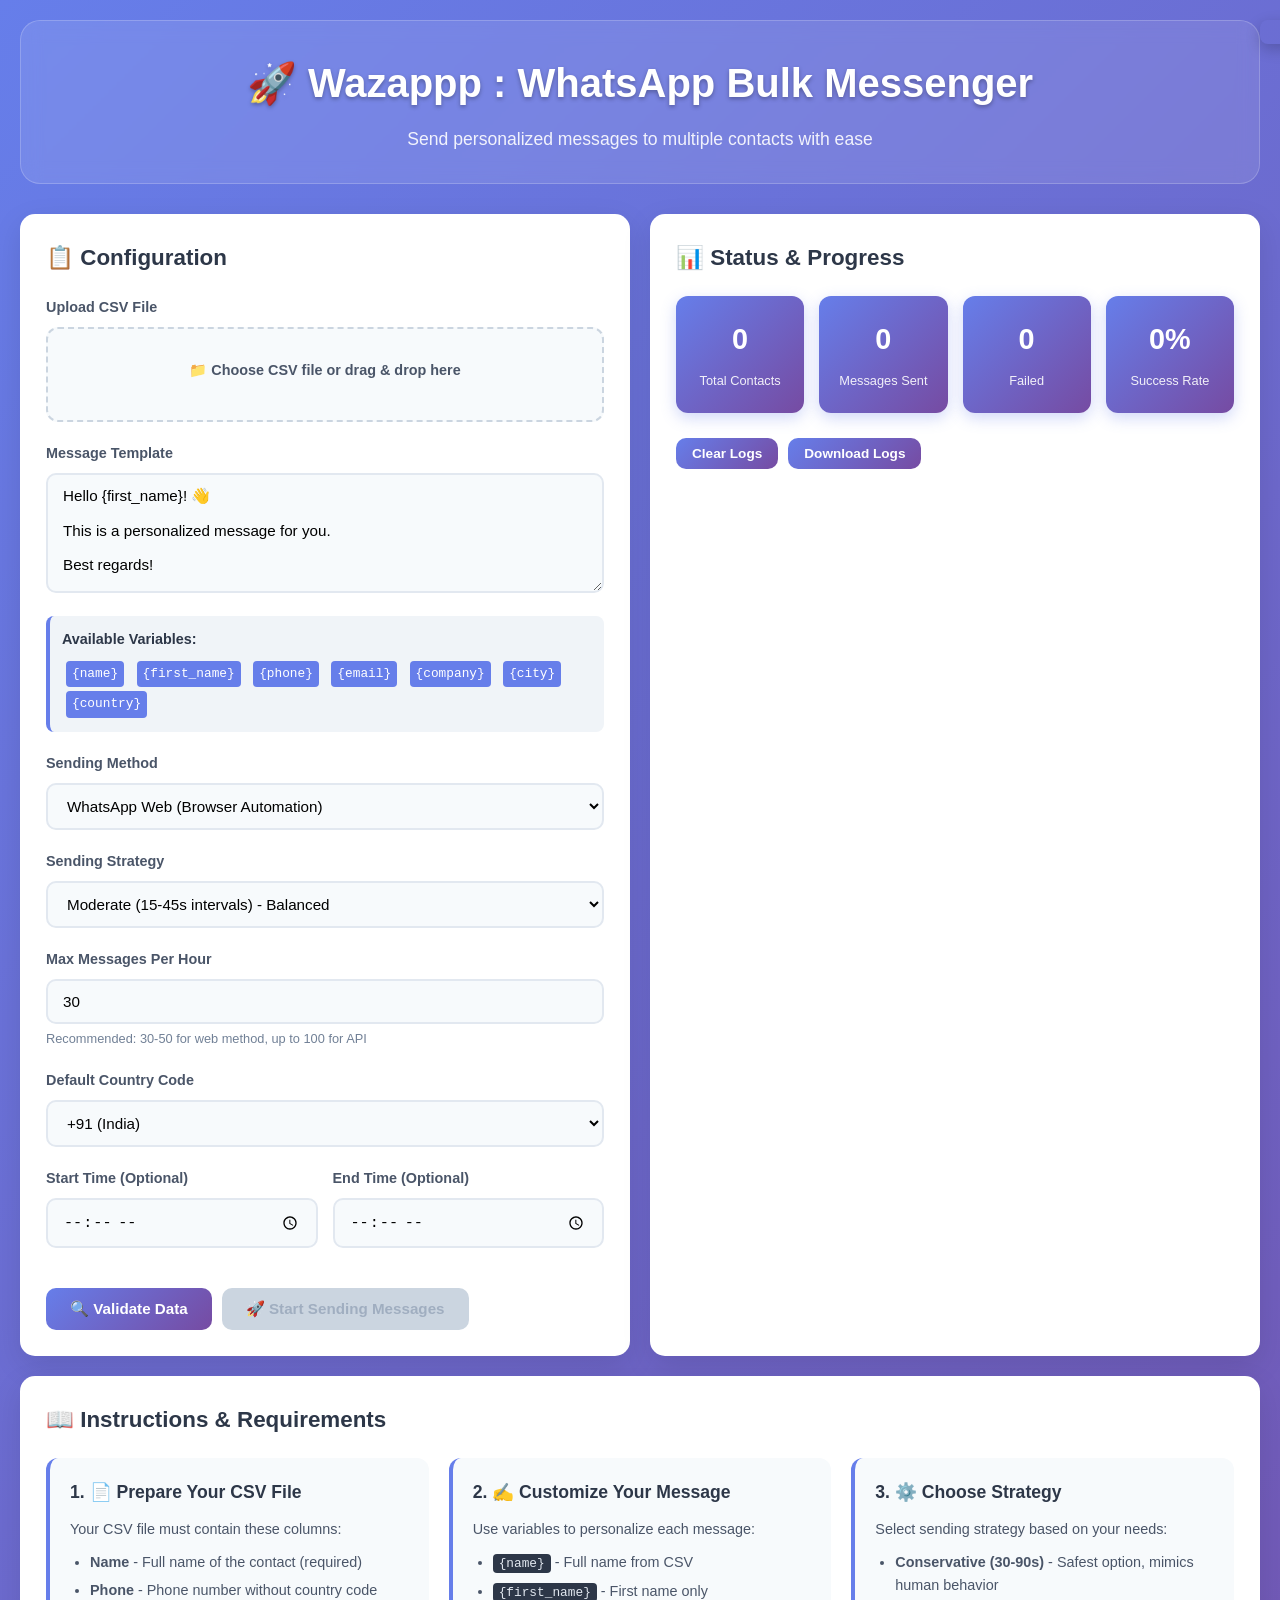
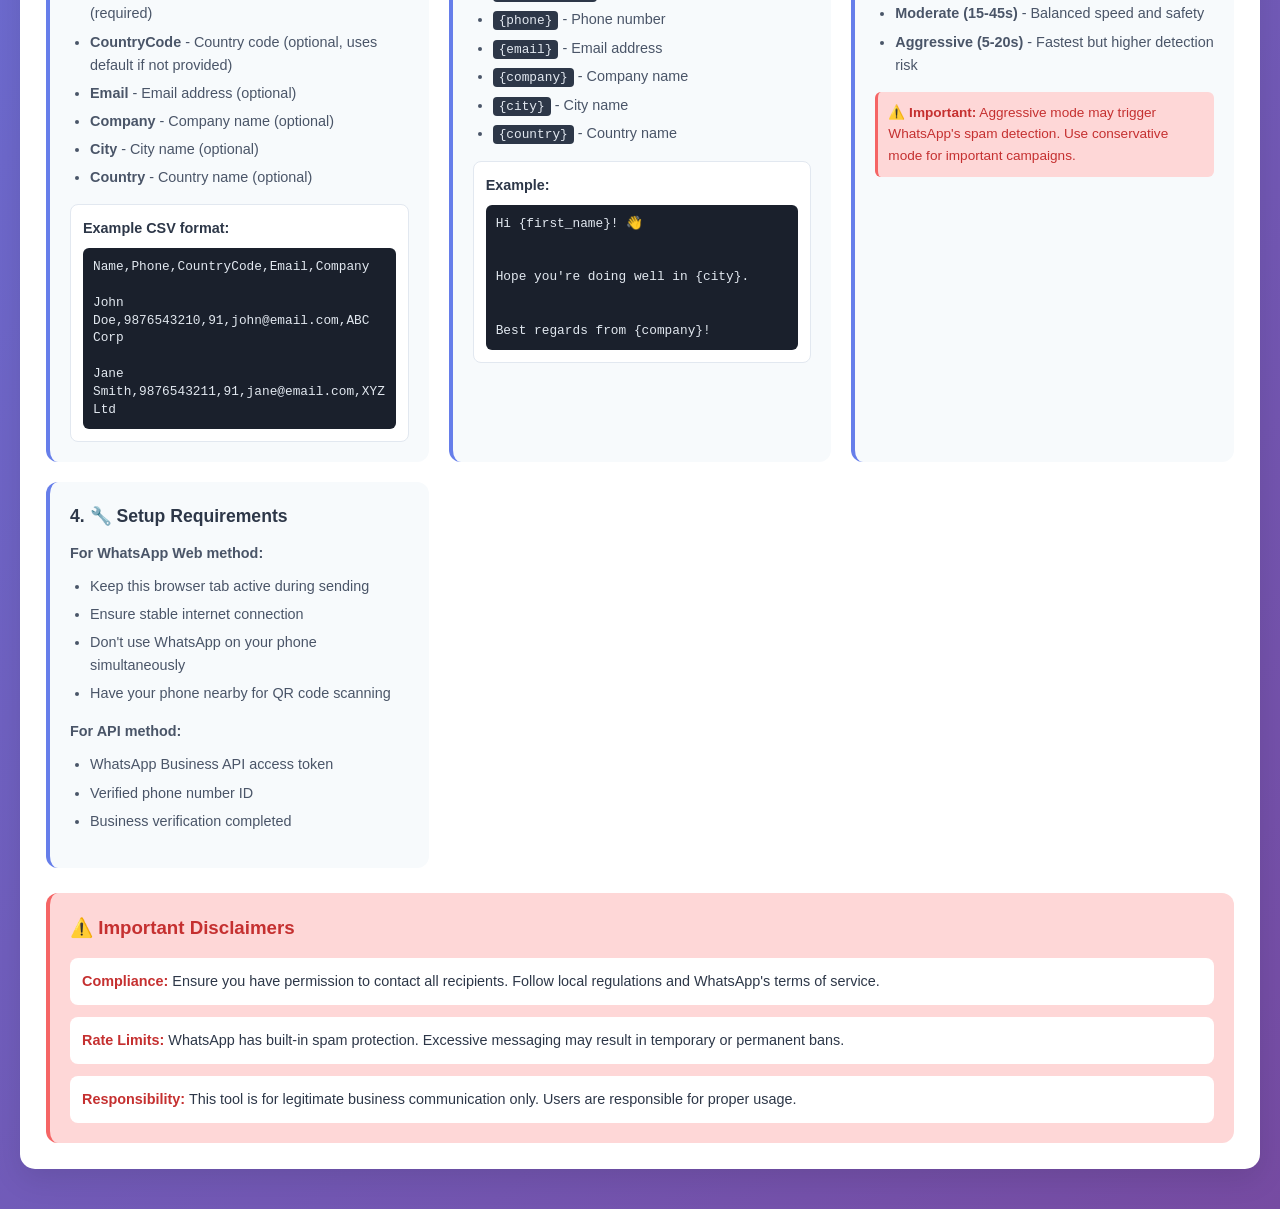
<file: web/index.html>
<!DOCTYPE html>
<html lang="en">
<head>
  <meta charset="UTF-8">
  <meta name="viewport" content="width=device-width, initial-scale=1.0">
  <title>WhatsApp Bulk Messenger</title>
  <link rel="stylesheet" href="main.css">
</head>
<body>
  <div class="container">
    <div class="header">
      <h1>🚀 Wazappp : WhatsApp Bulk Messenger</h1>
      <p>Send personalized messages to multiple contacts with ease</p>
    </div>

    <div class="main-content">
      <!-- Configuration Panel -->
      <div class="card">
        <h2>📋 Configuration</h2>
        
        <div class="form-group">
          <label for="csvFile">Upload CSV File</label>
          <div class="file-upload">
            <input type="file" id="csvFile" accept=".csv" />
            <label for="csvFile" class="file-upload-label">
              📁 Choose CSV file or drag & drop here
            </label>
            <div class="file-name" id="fileName"></div>
          </div>
          <div class="csv-preview" id="csvPreview"></div>
        </div>

        <div class="form-group">
          <label for="messageTemplate">Message Template</label>
          <textarea id="messageTemplate" placeholder="Hello {first_name}! 👋

This is a personalized message for you from {company}.

Best regards,
{name}">Hello {first_name}! 👋

This is a personalized message for you.

Best regards!</textarea>
          <div class="template-vars">
            <h4>Available Variables:</h4>
            <code>{name}</code>
            <code>{first_name}</code>
            <code>{phone}</code>
            <code>{email}</code>
            <code>{company}</code>
            <code>{city}</code>
            <code>{country}</code>
          </div>
        </div>

        <div class="form-group">
          <label for="method">Sending Method</label>
          <select id="method">
            <option value="web" selected>WhatsApp Web (Browser Automation)</option>
            <option value="api">WhatsApp Business API</option>
          </select>
        </div>

        <div id="apiSettings" style="display: none;">
          <div class="form-group">
            <label for="apiToken">WhatsApp Business API Token</label>
            <input type="password" id="apiToken" placeholder="Enter your API token" />
          </div>
          <div class="form-group">
            <label for="phoneNumberId">Phone Number ID</label>
            <input type="text" id="phoneNumberId" placeholder="Enter phone number ID" />
          </div>
        </div>

        <div class="form-group">
          <label for="strategy">Sending Strategy</label>
          <select id="strategy">
            <option value="conservative">Conservative (30-90s intervals) - Safest</option>
            <option value="moderate" selected>Moderate (15-45s intervals) - Balanced</option>
            <option value="aggressive">Aggressive (5-20s intervals) - Risky</option>
          </select>
        </div>

        <div class="form-group">
          <label for="maxPerHour">Max Messages Per Hour</label>
          <input type="number" id="maxPerHour" value="30" min="1" max="100" />
          <small>Recommended: 30-50 for web method, up to 100 for API</small>
        </div>

        <div class="form-group">
          <label for="countryCode">Default Country Code</label>
          <select id="countryCode">
            <option value="91" selected>+91 (India)</option>
            <option value="1">+1 (USA/Canada)</option>
            <option value="44">+44 (UK)</option>
            <option value="61">+61 (Australia)</option>
            <option value="49">+49 (Germany)</option>
            <option value="33">+33 (France)</option>
            <option value="86">+86 (China)</option>
            <option value="81">+81 (Japan)</option>
            <option value="55">+55 (Brazil)</option>
          </select>
        </div>

        <div style="display: grid; grid-template-columns: 1fr 1fr; gap: 15px;">
          <div class="form-group">
            <label for="startTime">Start Time (Optional)</label>
            <input type="time" id="startTime" />
          </div>
          <div class="form-group">
            <label for="endTime">End Time (Optional)</label>
            <input type="time" id="endTime" />
          </div>
        </div>

        <div class="button-group">
          <button class="btn" id="validateData">🔍 Validate Data</button>
          <button class="btn" id="startSending" disabled>🚀 Start Sending Messages</button>
          <button class="btn btn-secondary" id="stopSending" style="display: none;">⏹️ Stop Sending</button>
        </div>
      </div>

      <!-- Status Panel -->
      <div class="card">
        <h2>📊 Status & Progress</h2>
        
        <div class="stats-grid">
          <div class="stat-card">
            <span class="stat-number" id="totalContacts">0</span>
            <span class="stat-label">Total Contacts</span>
          </div>
          <div class="stat-card">
            <span class="stat-number" id="messagesSent">0</span>
            <span class="stat-label">Messages Sent</span>
          </div>
          <div class="stat-card">
            <span class="stat-number" id="messagesFailed">0</span>
            <span class="stat-label">Failed</span>
          </div>
          <div class="stat-card">
            <span class="stat-number" id="successRate">0%</span>
            <span class="stat-label">Success Rate</span>
          </div>
        </div>

        <div class="progress-container" id="progressContainer">
          <div class="progress-bar">
            <div class="progress-fill" id="progressFill"></div>
          </div>
          <div class="progress-text" id="progressText">Ready to start...</div>
        </div>

        <div class="current-contact" id="currentContact" style="display: none;">
          <h4>Currently Processing:</h4>
          <div class="contact-info">
            <span id="currentContactName">-</span>
            <span id="currentContactPhone">-</span>
          </div>
        </div>

        <div class="log-container" id="logContainer"></div>
        
        <div class="log-controls">
          <button class="btn btn-small" id="clearLogs">Clear Logs</button>
          <button class="btn btn-small" id="downloadLogs">Download Logs</button>
        </div>
      </div>

      <!-- Instructions Panel -->
      <div class="card full-width">
        <h2>📖 Instructions & Requirements</h2>
        <div class="instructions-grid">
          <div class="instruction-card">
            <h3>1. 📄 Prepare Your CSV File</h3>
            <p>Your CSV file must contain these columns:</p>
            <ul>
              <li><strong>Name</strong> - Full name of the contact (required)</li>
              <li><strong>Phone</strong> - Phone number without country code (required)</li>
              <li><strong>CountryCode</strong> - Country code (optional, uses default if not provided)</li>
              <li><strong>Email</strong> - Email address (optional)</li>
              <li><strong>Company</strong> - Company name (optional)</li>
              <li><strong>City</strong> - City name (optional)</li>
              <li><strong>Country</strong> - Country name (optional)</li>
            </ul>
            <div class="example-csv">
              <h4>Example CSV format:</h4>
              <code>Name,Phone,CountryCode,Email,Company<br>
              John Doe,9876543210,91,john@email.com,ABC Corp<br>
              Jane Smith,9876543211,91,jane@email.com,XYZ Ltd</code>
            </div>
          </div>

          <div class="instruction-card">
            <h3>2. ✍️ Customize Your Message</h3>
            <p>Use variables to personalize each message:</p>
            <ul>
              <li><code>{name}</code> - Full name from CSV</li>
              <li><code>{first_name}</code> - First name only</li>
              <li><code>{phone}</code> - Phone number</li>
              <li><code>{email}</code> - Email address</li>
              <li><code>{company}</code> - Company name</li>
              <li><code>{city}</code> - City name</li>
              <li><code>{country}</code> - Country name</li>
            </ul>
            <div class="message-example">
              <h4>Example:</h4>
              <code>Hi {first_name}! 👋<br><br>
              Hope you're doing well in {city}.<br><br>
              Best regards from {company}!</code>
            </div>
          </div>

          <div class="instruction-card">
            <h3>3. ⚙️ Choose Strategy</h3>
            <p>Select sending strategy based on your needs:</p>
            <ul>
              <li><strong>Conservative (30-90s)</strong> - Safest option, mimics human behavior</li>
              <li><strong>Moderate (15-45s)</strong> - Balanced speed and safety</li>
              <li><strong>Aggressive (5-20s)</strong> - Fastest but higher detection risk</li>
            </ul>
            <div class="warning">
              <strong>⚠️ Important:</strong> Aggressive mode may trigger WhatsApp's spam detection. Use conservative mode for important campaigns.
            </div>
          </div>

          <div class="instruction-card">
            <h3>4. 🔧 Setup Requirements</h3>
            <p><strong>For WhatsApp Web method:</strong></p>
            <ul>
              <li>Keep this browser tab active during sending</li>
              <li>Ensure stable internet connection</li>
              <li>Don't use WhatsApp on your phone simultaneously</li>
              <li>Have your phone nearby for QR code scanning</li>
            </ul>
            <p><strong>For API method:</strong></p>
            <ul>
              <li>WhatsApp Business API access token</li>
              <li>Verified phone number ID</li>
              <li>Business verification completed</li>
            </ul>
          </div>
        </div>

        <div class="warning-section">
          <h3>⚠️ Important Disclaimers</h3>
          <div class="warning-grid">
            <div class="warning-item">
              <strong>Compliance:</strong> Ensure you have permission to contact all recipients. Follow local regulations and WhatsApp's terms of service.
            </div>
            <div class="warning-item">
              <strong>Rate Limits:</strong> WhatsApp has built-in spam protection. Excessive messaging may result in temporary or permanent bans.
            </div>
            <div class="warning-item">
              <strong>Responsibility:</strong> This tool is for legitimate business communication only. Users are responsible for proper usage.
            </div>
          </div>
        </div>
      </div>
    </div>
  </div>

  <!-- Toast Notifications -->
  <div class="toast" id="toast"></div>

  <!-- Confirmation Modal -->
  <div class="modal" id="confirmModal">
    <div class="modal-content">
      <h3>Confirm Bulk Messaging</h3>
      <p>You are about to send <strong id="confirmContactCount">0</strong> messages.</p>
      <div class="modal-details">
        <p><strong>Strategy:</strong> <span id="confirmStrategy"></span></p>
        <p><strong>Rate:</strong> <span id="confirmRate"></span> messages/hour</p>
        <p><strong>Estimated Duration:</strong> <span id="confirmDuration"></span></p>
      </div>
      <p>Are you sure you want to proceed?</p>
      <div class="modal-buttons">
        <button class="btn btn-secondary" id="cancelSending">Cancel</button>
        <button class="btn" id="confirmSending">Start Sending</button>
      </div>
    </div>
  </div>

  <script src="script.js"></script>
</body>
</html>
</file>
<file: web/main.css>
/* WhatsApp Bulk Messenger - Complete CSS */

/* Reset and Base Styles */
* {
  margin: 0;
  padding: 0;
  box-sizing: border-box;
}

body {
  font-family: -apple-system, BlinkMacSystemFont, 'Segoe UI', 'Roboto', 'Helvetica', 'Arial', sans-serif;
  background: linear-gradient(135deg, #667eea 0%, #764ba2 100%);
  min-height: 100vh;
  color: #333;
  line-height: 1.6;
}

/* Container */
.container {
  max-width: 1400px;
  margin: 0 auto;
  padding: 20px;
}

/* Header */
.header {
  text-align: center;
  margin-bottom: 30px;
  padding: 30px 0;
  background: rgba(255, 255, 255, 0.1);
  border-radius: 20px;
  backdrop-filter: blur(10px);
  border: 1px solid rgba(255, 255, 255, 0.2);
}

.header h1 {
  font-size: 2.5rem;
  color: white;
  margin-bottom: 10px;
  text-shadow: 0 2px 4px rgba(0, 0, 0, 0.3);
}

.header p {
  font-size: 1.1rem;
  color: rgba(255, 255, 255, 0.9);
  font-weight: 300;
}

/* Main Content */
.main-content {
  display: grid;
  grid-template-columns: 1fr 1fr;
  gap: 20px;
  margin-bottom: 20px;
}

.full-width {
  grid-column: 1 / -1;
}

/* Cards */
.card {
  background: white;
  border-radius: 15px;
  padding: 25px;
  box-shadow: 0 10px 30px rgba(0, 0, 0, 0.1);
  border: 1px solid rgba(255, 255, 255, 0.2);
  transition: transform 0.3s ease, box-shadow 0.3s ease;
}

.card:hover {
  transform: translateY(-2px);
  box-shadow: 0 15px 40px rgba(0, 0, 0, 0.15);
}

.card h2 {
  font-size: 1.4rem;
  color: #2d3748;
  margin-bottom: 20px;
  display: flex;
  align-items: center;
  gap: 8px;
}

/* Form Elements */
.form-group {
  margin-bottom: 20px;
}

.form-group label {
  display: block;
  font-weight: 600;
  color: #4a5568;
  margin-bottom: 8px;
  font-size: 0.9rem;
}

.form-group input,
.form-group select,
.form-group textarea {
  width: 100%;
  padding: 12px 15px;
  border: 2px solid #e2e8f0;
  border-radius: 10px;
  font-size: 0.95rem;
  transition: all 0.3s ease;
  background: #f7fafc;
}

.form-group input:focus,
.form-group select:focus,
.form-group textarea:focus {
  outline: none;
  border-color: #667eea;
  background: white;
  box-shadow: 0 0 0 3px rgba(102, 126, 234, 0.1);
}

.form-group textarea {
  resize: vertical;
  min-height: 120px;
  font-family: inherit;
}

.form-group small {
  display: block;
  margin-top: 5px;
  color: #718096;
  font-size: 0.8rem;
}

/* File Upload */
.file-upload {
  position: relative;
  border: 2px dashed #cbd5e0;
  border-radius: 12px;
  padding: 30px;
  text-align: center;
  background: #f7fafc;
  transition: all 0.3s ease;
  cursor: pointer;
}

.file-upload:hover,
.file-upload.drag-over {
  border-color: #667eea;
  background: rgba(102, 126, 234, 0.05);
}

.file-upload input[type="file"] {
  position: absolute;
  opacity: 0;
  width: 100%;
  height: 100%;
  cursor: pointer;
}

.file-upload-label {
  display: block;
  font-size: 1rem;
  color: #4a5568;
  cursor: pointer;
  font-weight: 500;
}

.file-name {
  display: none;
  margin-top: 10px;
  padding: 8px 12px;
  background: #e6fffa;
  color: #234e52;
  border-radius: 6px;
  font-size: 0.9rem;
  font-weight: 500;
}

/* CSV Preview */
.csv-preview {
  display: none;
  margin-top: 15px;
  border: 1px solid #e2e8f0;
  border-radius: 8px;
  overflow: hidden;
  background: white;
}

.csv-preview table {
  width: 100%;
  border-collapse: collapse;
  font-size: 0.85rem;
}

.csv-preview th,
.csv-preview td {
  padding: 8px 12px;
  text-align: left;
  border-bottom: 1px solid #e2e8f0;
}

.csv-preview th {
  background: #f7fafc;
  font-weight: 600;
  color: #2d3748;
}

.csv-preview tr:hover {
  background: #f7fafc;
}

/* Template Variables */
.template-vars {
  margin-top: 15px;
  padding: 12px;
  background: #f0f4f8;
  border-radius: 8px;
  border-left: 4px solid #667eea;
}

.template-vars h4 {
  font-size: 0.9rem;
  color: #2d3748;
  margin-bottom: 8px;
}

.template-vars code {
  display: inline-block;
  margin: 2px 4px;
  padding: 3px 6px;
  background: #667eea;
  color: white;
  border-radius: 4px;
  font-size: 0.8rem;
  font-weight: 500;
}

/* Buttons */
.btn {
  background: linear-gradient(135deg, #667eea 0%, #764ba2 100%);
  color: white;
  border: none;
  padding: 12px 24px;
  border-radius: 10px;
  font-size: 0.95rem;
  font-weight: 600;
  cursor: pointer;
  transition: all 0.3s ease;
  display: inline-flex;
  align-items: center;
  gap: 8px;
  text-decoration: none;
}

.btn:hover {
  transform: translateY(-1px);
  box-shadow: 0 5px 15px rgba(102, 126, 234, 0.4);
}

.btn:active {
  transform: translateY(0);
}

.btn:disabled {
  background: #cbd5e0;
  color: #a0aec0;
  cursor: not-allowed;
  transform: none;
  box-shadow: none;
}

.btn-secondary {
  background: #e2e8f0;
  color: #4a5568;
}

.btn-secondary:hover {
  background: #cbd5e0;
  box-shadow: 0 5px 15px rgba(0, 0, 0, 0.1);
}

.btn-small {
  padding: 8px 16px;
  font-size: 0.85rem;
}

.button-group {
  display: flex;
  gap: 10px;
  flex-wrap: wrap;
  margin-top: 20px;
}

/* Stats Grid */
.stats-grid {
  display: grid;
  grid-template-columns: repeat(auto-fit, minmax(120px, 1fr));
  gap: 15px;
  margin-bottom: 25px;
}

.stat-card {
  background: linear-gradient(135deg, #667eea 0%, #764ba2 100%);
  color: white;
  padding: 20px 15px;
  border-radius: 12px;
  text-align: center;
  box-shadow: 0 5px 15px rgba(102, 126, 234, 0.3);
}

.stat-number {
  display: block;
  font-size: 1.8rem;
  font-weight: 700;
  margin-bottom: 5px;
}

.stat-label {
  font-size: 0.8rem;
  opacity: 0.9;
  font-weight: 500;
}

/* Progress Bar */
.progress-container {
  display: none;
  margin-bottom: 20px;
}

.progress-bar {
  width: 100%;
  height: 12px;
  background: #e2e8f0;
  border-radius: 6px;
  overflow: hidden;
  margin-bottom: 8px;
}

.progress-fill {
  height: 100%;
  background: linear-gradient(90deg, #48bb78, #38a169);
  width: 0%;
  transition: width 0.3s ease;
  border-radius: 6px;
}

.progress-text {
  font-size: 0.9rem;
  color: #4a5568;
  font-weight: 500;
}

/* Current Contact */
.current-contact {
  display: none;
  padding: 15px;
  background: #f0f4f8;
  border-radius: 10px;
  margin-bottom: 20px;
  border-left: 4px solid #48bb78;
}

.current-contact h4 {
  font-size: 0.9rem;
  color: #2d3748;
  margin-bottom: 8px;
}

.contact-info {
  display: flex;
  gap: 15px;
  font-size: 0.9rem;
}

.contact-info span {
  padding: 4px 8px;
  background: white;
  border-radius: 4px;
  color: #2d3748;
  font-weight: 500;
}

/* Log Container */
.log-container {
  display: none;
  max-height: 200px;
  overflow-y: auto;
  background: #1a202c;
  border-radius: 8px;
  padding: 15px;
  margin-bottom: 15px;
  font-family: 'Courier New', monospace;
  border: 1px solid #2d3748;
}

.log-entry {
  margin-bottom: 8px;
  font-size: 0.85rem;
  color: #e2e8f0;
  line-height: 1.4;
}

.log-timestamp {
  color: #a0aec0;
  font-weight: 500;
}

.log-controls {
  display: flex;
  gap: 10px;
}

/* Instructions */
.instructions-grid {
  display: grid;
  grid-template-columns: repeat(auto-fit, minmax(300px, 1fr));
  gap: 20px;
  margin-bottom: 25px;
}

.instruction-card {
  background: #f7fafc;
  padding: 20px;
  border-radius: 12px;
  border-left: 4px solid #667eea;
}

.instruction-card h3 {
  color: #2d3748;
  margin-bottom: 12px;
  font-size: 1.1rem;
}

.instruction-card p {
  color: #4a5568;
  margin-bottom: 10px;
  font-size: 0.9rem;
}

.instruction-card ul {
  margin-left: 20px;
  margin-bottom: 15px;
}

.instruction-card li {
  margin-bottom: 5px;
  color: #4a5568;
  font-size: 0.9rem;
}

.instruction-card code {
  background: #2d3748;
  color: #e2e8f0;
  padding: 2px 6px;
  border-radius: 4px;
  font-size: 0.8rem;
}

.example-csv,
.message-example {
  background: white;
  padding: 12px;
  border-radius: 8px;
  margin-top: 10px;
  border: 1px solid #e2e8f0;
}

.example-csv h4,
.message-example h4 {
  margin-bottom: 8px;
  color: #2d3748;
  font-size: 0.9rem;
}

.example-csv code,
.message-example code {
  display: block;
  background: #1a202c;
  color: #e2e8f0;
  padding: 10px;
  border-radius: 6px;
  font-size: 0.8rem;
  line-height: 1.4;
  white-space: pre-line;
}

/* Warning Section */
.warning-section {
  margin-top: 25px;
  padding: 20px;
  background: #fed7d7;
  border-radius: 12px;
  border-left: 4px solid #f56565;
}

.warning-section h3 {
  color: #c53030;
  margin-bottom: 15px;
}

.warning-grid {
  display: grid;
  gap: 12px;
}

.warning-item {
  background: white;
  padding: 12px;
  border-radius: 8px;
  font-size: 0.9rem;
  color: #2d3748;
}

.warning-item strong {
  color: #c53030;
}

.warning {
  background: #fed7d7;
  color: #c53030;
  padding: 10px;
  border-radius: 6px;
  margin-top: 10px;
  font-size: 0.85rem;
  border-left: 3px solid #f56565;
}

/* Toast Notifications */
.toast {
  position: fixed;
  top: 20px;
  right: 20px;
  padding: 12px 20px;
  border-radius: 8px;
  color: white;
  font-weight: 500;
  z-index: 1000;
  transform: translateX(100%);
  transition: transform 0.3s ease;
  box-shadow: 0 5px 15px rgba(0, 0, 0, 0.2);
}

.toast.show {
  transform: translateX(0);
}

.toast.success {
  background: #48bb78;
}

.toast.error {
  background: #f56565;
}

.toast.warning {
  background: #ed8936;
}

.toast.info {
  background: #4299e1;
}

/* Modal */
.modal {
  display: none;
  position: fixed;
  top: 0;
  left: 0;
  width: 100%;
  height: 100%;
  background: rgba(0, 0, 0, 0.5);
  z-index: 1000;
  backdrop-filter: blur(4px);
}

.modal-content {
  position: absolute;
  top: 50%;
  left: 50%;
  transform: translate(-50%, -50%);
  background: white;
  padding: 30px;
  border-radius: 15px;
  box-shadow: 0 20px 60px rgba(0, 0, 0, 0.3);
  max-width: 500px;
  width: 90%;
}

.modal-content h3 {
  color: #2d3748;
  margin-bottom: 15px;
  font-size: 1.3rem;
}

.modal-content p {
  color: #4a5568;
  margin-bottom: 10px;
}

.modal-details {
  background: #f7fafc;
  padding: 15px;
  border-radius: 8px;
  margin: 15px 0;
}

.modal-details p {
  margin-bottom: 5px;
  font-size: 0.9rem;
}

.modal-buttons {
  display: flex;
  gap: 10px;
  justify-content: flex-end;
  margin-top: 20px;
}

/* Responsive Design */
@media (max-width: 768px) {
  .container {
    padding: 10px;
  }
  
  .main-content {
    grid-template-columns: 1fr;
  }
  
  .header h1 {
    font-size: 2rem;
  }
  
  .header p {
    font-size: 1rem;
  }
  
  .card {
    padding: 20px;
  }
  
  .stats-grid {
    grid-template-columns: repeat(2, 1fr);
  }
  
  .instructions-grid {
    grid-template-columns: 1fr;
  }
  
  .button-group {
    flex-direction: column;
  }
  
  .btn {
    width: 100%;
    justify-content: center;
  }
  
  .modal-content {
    padding: 20px;
    margin: 20px;
    width: calc(100% - 40px);
  }
  
  .modal-buttons {
    flex-direction: column;
  }
}

@media (max-width: 480px) {
  .header {
    padding: 20px 0;
  }
  
  .header h1 {
    font-size: 1.8rem;
  }
  
  .card {
    padding: 15px;
  }
  
  .stats-grid {
    grid-template-columns: 1fr;
  }
  
  .stat-card {
    padding: 15px 10px;
  }
  
  .stat-number {
    font-size: 1.5rem;
  }
}

/* Animations */
@keyframes slideIn {
  from {
    opacity: 0;
    transform: translateY(20px);
  }
  to {
    opacity: 1;
    transform: translateY(0);
  }
}

.card {
  animation: slideIn 0.6s ease-out;
}

/* Scrollbar Styling */
.log-container::-webkit-scrollbar {
  width: 6px;
}

.log-container::-webkit-scrollbar-track {
  background: #2d3748;
  border-radius: 3px;
}

.log-container::-webkit-scrollbar-thumb {
  background: #4a5568;
  border-radius: 3px;
}

.log-container::-webkit-scrollbar-thumb:hover {
  background: #718096;
}

/* Focus States for Accessibility */
.btn:focus,
input:focus,
select:focus,
textarea:focus {
  outline: 2px solid #667eea;
  outline-offset: 2px;
}

/* Print Styles */
@media print {
  body {
    background: white;
  }
  
  .header,
  .card {
    background: white;
    box-shadow: none;
    border: 1px solid #e2e8f0;
  }
  
  .btn,
  .log-container,
  .modal {
    display: none;
  }
}
</file>
